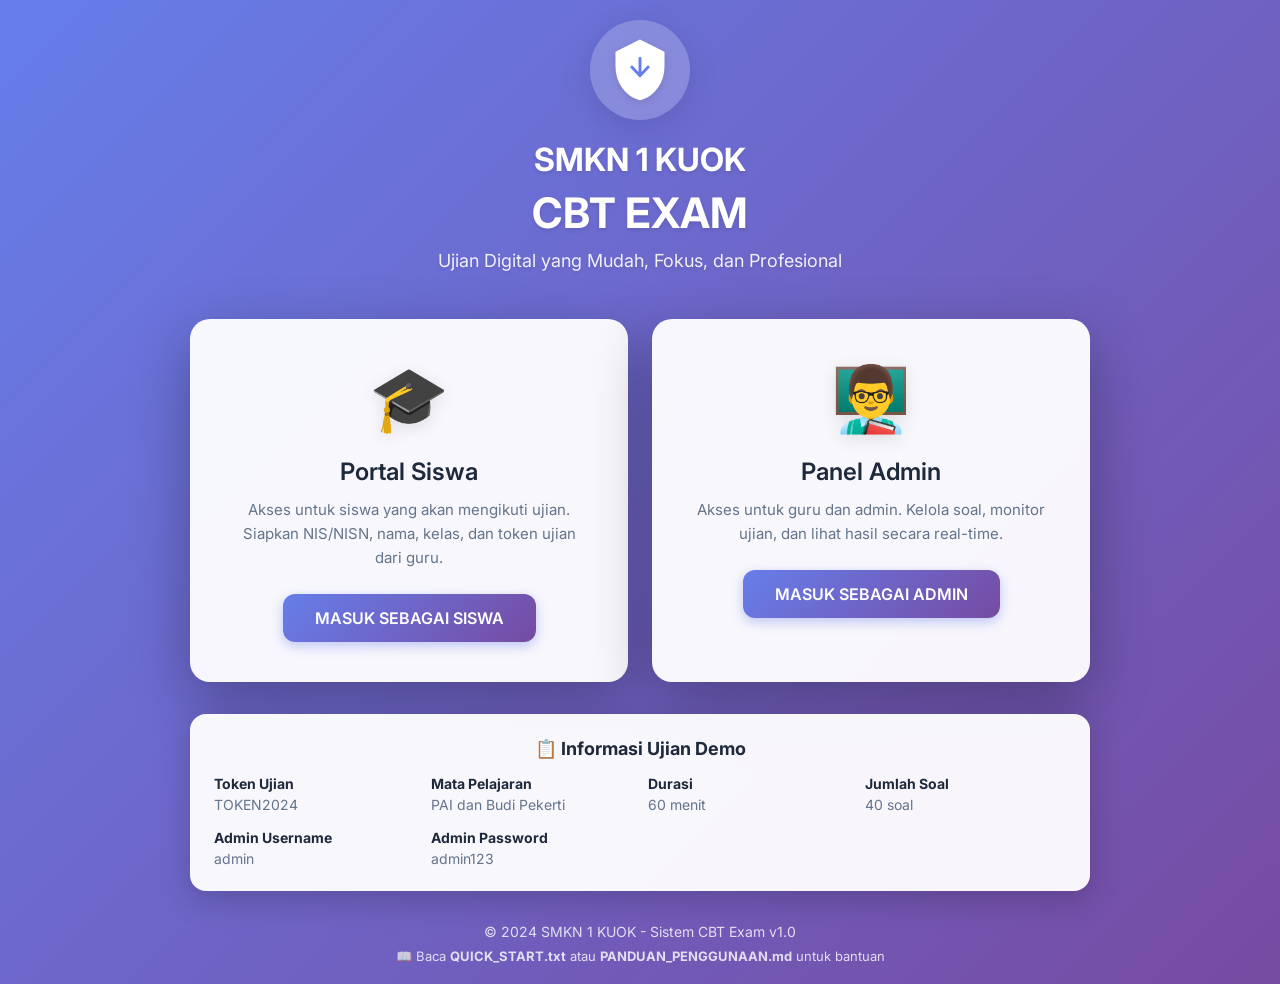
<file: launcher.html>
<!DOCTYPE html>
<html lang="id">
<head>
    <meta charset="UTF-8">
    <meta name="viewport" content="width=device-width, initial-scale=1.0">
    <title>CBT EXAM - SMKN 1 KUOK</title>
    <link rel="preconnect" href="https://fonts.googleapis.com">
    <link rel="preconnect" href="https://fonts.gstatic.com" crossorigin>
    <link href="https://fonts.googleapis.com/css2?family=Inter:wght@300;400;500;600;700&display=swap" rel="stylesheet">
    <style>
        * {
            margin: 0;
            padding: 0;
            box-sizing: border-box;
        }

        body {
            font-family: 'Inter', -apple-system, BlinkMacSystemFont, 'Segoe UI', sans-serif;
            background: linear-gradient(135deg, #667eea 0%, #764ba2 100%);
            min-height: 100vh;
            display: flex;
            align-items: center;
            justify-content: center;
            padding: 20px;
        }

        .launcher-container {
            width: 100%;
            max-width: 900px;
        }

        .header {
            text-align: center;
            margin-bottom: 48px;
            animation: fadeInDown 0.6s ease-out;
        }

        .logo-circle {
            display: inline-flex;
            align-items: center;
            justify-content: center;
            width: 100px;
            height: 100px;
            background: rgba(255, 255, 255, 0.2);
            backdrop-filter: blur(10px);
            border-radius: 50%;
            margin-bottom: 20px;
            box-shadow: 0 8px 32px rgba(0, 0, 0, 0.1);
        }

        .logo-circle svg {
            filter: drop-shadow(0 2px 4px rgba(0, 0, 0, 0.1));
        }

        .school-name {
            font-size: 32px;
            font-weight: 700;
            color: white;
            margin-bottom: 8px;
            text-shadow: 0 2px 4px rgba(0, 0, 0, 0.1);
        }

        .app-title {
            font-size: 42px;
            font-weight: 700;
            color: white;
            margin-bottom: 12px;
            text-shadow: 0 2px 4px rgba(0, 0, 0, 0.1);
        }

        .tagline {
            font-size: 18px;
            color: rgba(255, 255, 255, 0.9);
            text-shadow: 0 2px 4px rgba(0, 0, 0, 0.1);
        }

        .cards-container {
            display: grid;
            grid-template-columns: repeat(auto-fit, minmax(300px, 1fr));
            gap: 24px;
            margin-bottom: 32px;
        }

        .card {
            background: rgba(255, 255, 255, 0.95);
            backdrop-filter: blur(10px);
            border-radius: 20px;
            padding: 40px;
            text-align: center;
            box-shadow: 0 20px 60px rgba(0, 0, 0, 0.3);
            transition: transform 0.3s, box-shadow 0.3s;
            animation: fadeInUp 0.6s ease-out;
            animation-fill-mode: both;
        }

        .card:nth-child(1) {
            animation-delay: 0.1s;
        }

        .card:nth-child(2) {
            animation-delay: 0.2s;
        }

        .card:hover {
            transform: translateY(-8px);
            box-shadow: 0 24px 70px rgba(0, 0, 0, 0.4);
        }

        .card-icon {
            font-size: 64px;
            margin-bottom: 20px;
            filter: drop-shadow(0 4px 8px rgba(0, 0, 0, 0.1));
        }

        .card-title {
            font-size: 24px;
            font-weight: 600;
            color: #1e293b;
            margin-bottom: 12px;
        }

        .card-description {
            font-size: 15px;
            color: #64748b;
            line-height: 1.6;
            margin-bottom: 24px;
        }

        .btn {
            display: inline-block;
            padding: 14px 32px;
            background: linear-gradient(135deg, #667eea 0%, #764ba2 100%);
            color: white;
            text-decoration: none;
            border-radius: 12px;
            font-size: 16px;
            font-weight: 600;
            transition: transform 0.2s, box-shadow 0.2s;
            box-shadow: 0 4px 12px rgba(102, 126, 234, 0.4);
        }

        .btn:hover {
            transform: translateY(-2px);
            box-shadow: 0 6px 20px rgba(102, 126, 234, 0.5);
        }

        .btn:active {
            transform: translateY(0);
        }

        .info-box {
            background: rgba(255, 255, 255, 0.95);
            backdrop-filter: blur(10px);
            border-radius: 16px;
            padding: 24px;
            text-align: center;
            box-shadow: 0 8px 32px rgba(0, 0, 0, 0.2);
            animation: fadeInUp 0.6s ease-out 0.3s;
            animation-fill-mode: both;
        }

        .info-box h3 {
            font-size: 18px;
            color: #1e293b;
            margin-bottom: 16px;
        }

        .info-grid {
            display: grid;
            grid-template-columns: repeat(auto-fit, minmax(200px, 1fr));
            gap: 16px;
            text-align: left;
        }

        .info-item {
            font-size: 14px;
            color: #64748b;
        }

        .info-item strong {
            color: #1e293b;
            display: block;
            margin-bottom: 4px;
        }

        .footer {
            text-align: center;
            margin-top: 32px;
            color: rgba(255, 255, 255, 0.8);
            font-size: 14px;
            animation: fadeIn 0.6s ease-out 0.5s;
            animation-fill-mode: both;
        }

        @keyframes fadeInDown {
            from {
                opacity: 0;
                transform: translateY(-30px);
            }
            to {
                opacity: 1;
                transform: translateY(0);
            }
        }

        @keyframes fadeInUp {
            from {
                opacity: 0;
                transform: translateY(30px);
            }
            to {
                opacity: 1;
                transform: translateY(0);
            }
        }

        @keyframes fadeIn {
            from {
                opacity: 0;
            }
            to {
                opacity: 1;
            }
        }

        @media (max-width: 768px) {
            .school-name {
                font-size: 24px;
            }

            .app-title {
                font-size: 32px;
            }

            .tagline {
                font-size: 16px;
            }

            .cards-container {
                grid-template-columns: 1fr;
            }

            .card {
                padding: 32px 24px;
            }

            .info-grid {
                grid-template-columns: 1fr;
            }
        }
    </style>
</head>
<body>
    <div class="launcher-container">
        <div class="header">
            <div class="logo-circle">
                <svg width="70" height="70" viewBox="0 0 60 60" fill="none">
                    <path d="M30 5L10 15V27C10 39.5 17.5 51.5 30 55C42.5 51.5 50 39.5 50 27V15L30 5Z" fill="white" stroke="white" stroke-width="2"/>
                    <path d="M30 20V35M23 27.5L30 35L37 27.5" stroke="#667eea" stroke-width="2.5" stroke-linecap="round" stroke-linejoin="round"/>
                </svg>
            </div>
            <h1 class="school-name">SMKN 1 KUOK</h1>
            <h2 class="app-title">CBT EXAM</h2>
            <p class="tagline">Ujian Digital yang Mudah, Fokus, dan Profesional</p>
        </div>

        <div class="cards-container">
            <div class="card">
                <div class="card-icon">🎓</div>
                <h3 class="card-title">Portal Siswa</h3>
                <p class="card-description">
                    Akses untuk siswa yang akan mengikuti ujian. 
                    Siapkan NIS/NISN, nama, kelas, dan token ujian dari guru.
                </p>
                <a href="index.html" class="btn">MASUK SEBAGAI SISWA</a>
            </div>

            <div class="card">
                <div class="card-icon">👨‍🏫</div>
                <h3 class="card-title">Panel Admin</h3>
                <p class="card-description">
                    Akses untuk guru dan admin. Kelola soal, monitor ujian, 
                    dan lihat hasil secara real-time.
                </p>
                <a href="admin.html" class="btn">MASUK SEBAGAI ADMIN</a>
            </div>
        </div>

        <div class="info-box">
            <h3>📋 Informasi Ujian Demo</h3>
            <div class="info-grid">
                <div class="info-item">
                    <strong>Token Ujian</strong>
                    TOKEN2024
                </div>
                <div class="info-item">
                    <strong>Mata Pelajaran</strong>
                    PAI dan Budi Pekerti
                </div>
                <div class="info-item">
                    <strong>Durasi</strong>
                    60 menit
                </div>
                <div class="info-item">
                    <strong>Jumlah Soal</strong>
                    40 soal
                </div>
                <div class="info-item">
                    <strong>Admin Username</strong>
                    admin
                </div>
                <div class="info-item">
                    <strong>Admin Password</strong>
                    admin123
                </div>
            </div>
        </div>

        <div class="footer">
            <p>© 2024 SMKN 1 KUOK - Sistem CBT Exam v1.0</p>
            <p style="margin-top: 8px; font-size: 13px;">
                📖 Baca <strong>QUICK_START.txt</strong> atau <strong>PANDUAN_PENGGUNAAN.md</strong> untuk bantuan
            </p>
        </div>
    </div>
</body>
</html>
</file>
